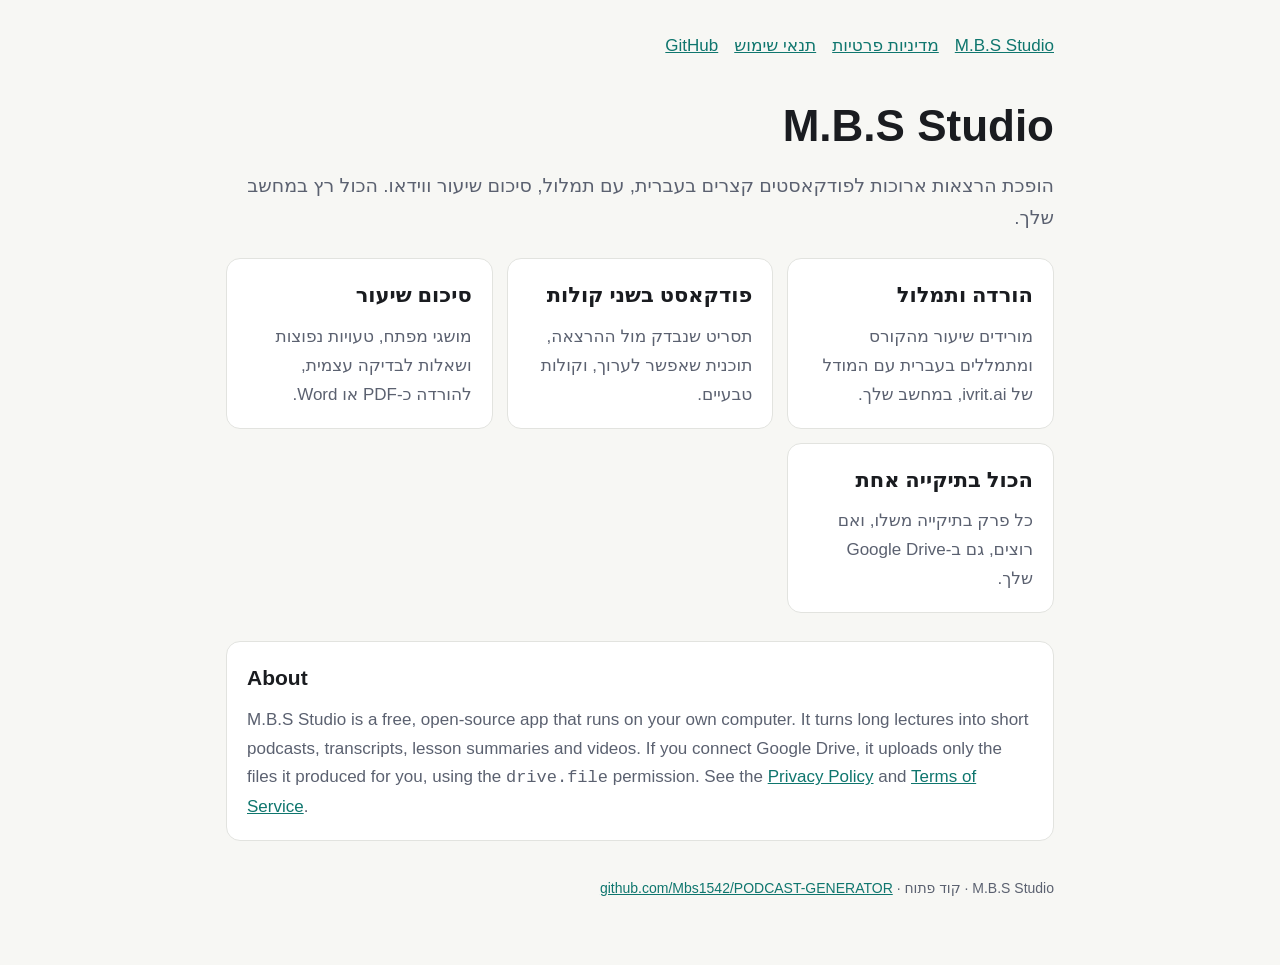
<file: docs/index.html>
<!doctype html>
<html lang="he" dir="rtl">
<head>
<meta charset="utf-8">
<meta name="viewport" content="width=device-width,initial-scale=1">
<title>M.B.S Studio</title>
<meta name="description" content="M.B.S Studio turns long lectures into short podcasts, transcripts and lesson summaries, on your own computer.">
<style>
:root{--bg:#f7f7f4;--card:#fff;--text:#1a1c20;--muted:#5b6170;--border:#e2e3df;--accent:#0f766e}
@media (prefers-color-scheme:dark){:root{--bg:#121316;--card:#1b1d22;--text:#eceef2;--muted:#a3a9b6;--border:#2c3039;--accent:#2dbeb2}}
*{box-sizing:border-box}body{margin:0;background:var(--bg);color:var(--text);font:17px/1.7 "Heebo","Arial Hebrew",Arial,system-ui,sans-serif}
main{max-width:860px;margin:0 auto;padding:32px 16px 64px}nav{display:flex;gap:16px;flex-wrap:wrap;margin-bottom:28px}
a{color:var(--accent)}h1{font-size:clamp(30px,6vw,44px);margin:0 0 6px}h2{font-size:21px;margin:0 0 10px}
.lead{font-size:19px;color:var(--muted);margin:0 0 24px}
.grid{display:grid;grid-template-columns:repeat(auto-fill,minmax(240px,1fr));gap:14px}
.card{background:var(--card);border:1px solid var(--border);border-radius:14px;padding:18px 20px}
.card p{margin:0;color:var(--muted)}.en{direction:ltr;text-align:left;margin-top:28px}
footer{margin-top:36px;color:var(--muted);font-size:14px}
</style>
</head>
<body><main>
<nav><a href="./">M.B.S Studio</a><a href="privacy.html">מדיניות פרטיות</a><a href="terms.html">תנאי שימוש</a>
  <a href="https://github.com/Mbs1542/PODCAST-GENERATOR">GitHub</a></nav>

<h1>M.B.S Studio</h1>
<p class="lead">הופכת הרצאות ארוכות לפודקאסטים קצרים בעברית, עם תמלול, סיכום שיעור ווידאו. הכול רץ במחשב שלך.</p>

<div class="grid">
  <div class="card"><h2>הורדה ותמלול</h2><p>מורידים שיעור מהקורס ומתמללים בעברית עם המודל של ivrit.ai, במחשב שלך.</p></div>
  <div class="card"><h2>פודקאסט בשני קולות</h2><p>תסריט שנבדק מול ההרצאה, תוכנית שאפשר לערוך, וקולות טבעיים.</p></div>
  <div class="card"><h2>סיכום שיעור</h2><p>מושגי מפתח, טעויות נפוצות ושאלות לבדיקה עצמית, להורדה כ-PDF או Word.</p></div>
  <div class="card"><h2>הכול בתיקייה אחת</h2><p>כל פרק בתיקייה משלו, ואם רוצים, גם ב-Google Drive שלך.</p></div>
</div>

<section class="card en" lang="en" dir="ltr">
  <h2>About</h2>
  <p>M.B.S Studio is a free, open-source app that runs on your own computer. It turns long lectures into short
  podcasts, transcripts, lesson summaries and videos. If you connect Google Drive, it uploads only the files it produced
  for you, using the <code>drive.file</code> permission. See the <a href="privacy.html">Privacy Policy</a> and
  <a href="terms.html">Terms of Service</a>.</p>
</section>

<footer>M.B.S Studio · קוד פתוח · <a href="https://github.com/Mbs1542/PODCAST-GENERATOR">github.com/Mbs1542/PODCAST-GENERATOR</a></footer>
</main></body>
</html>
</file>
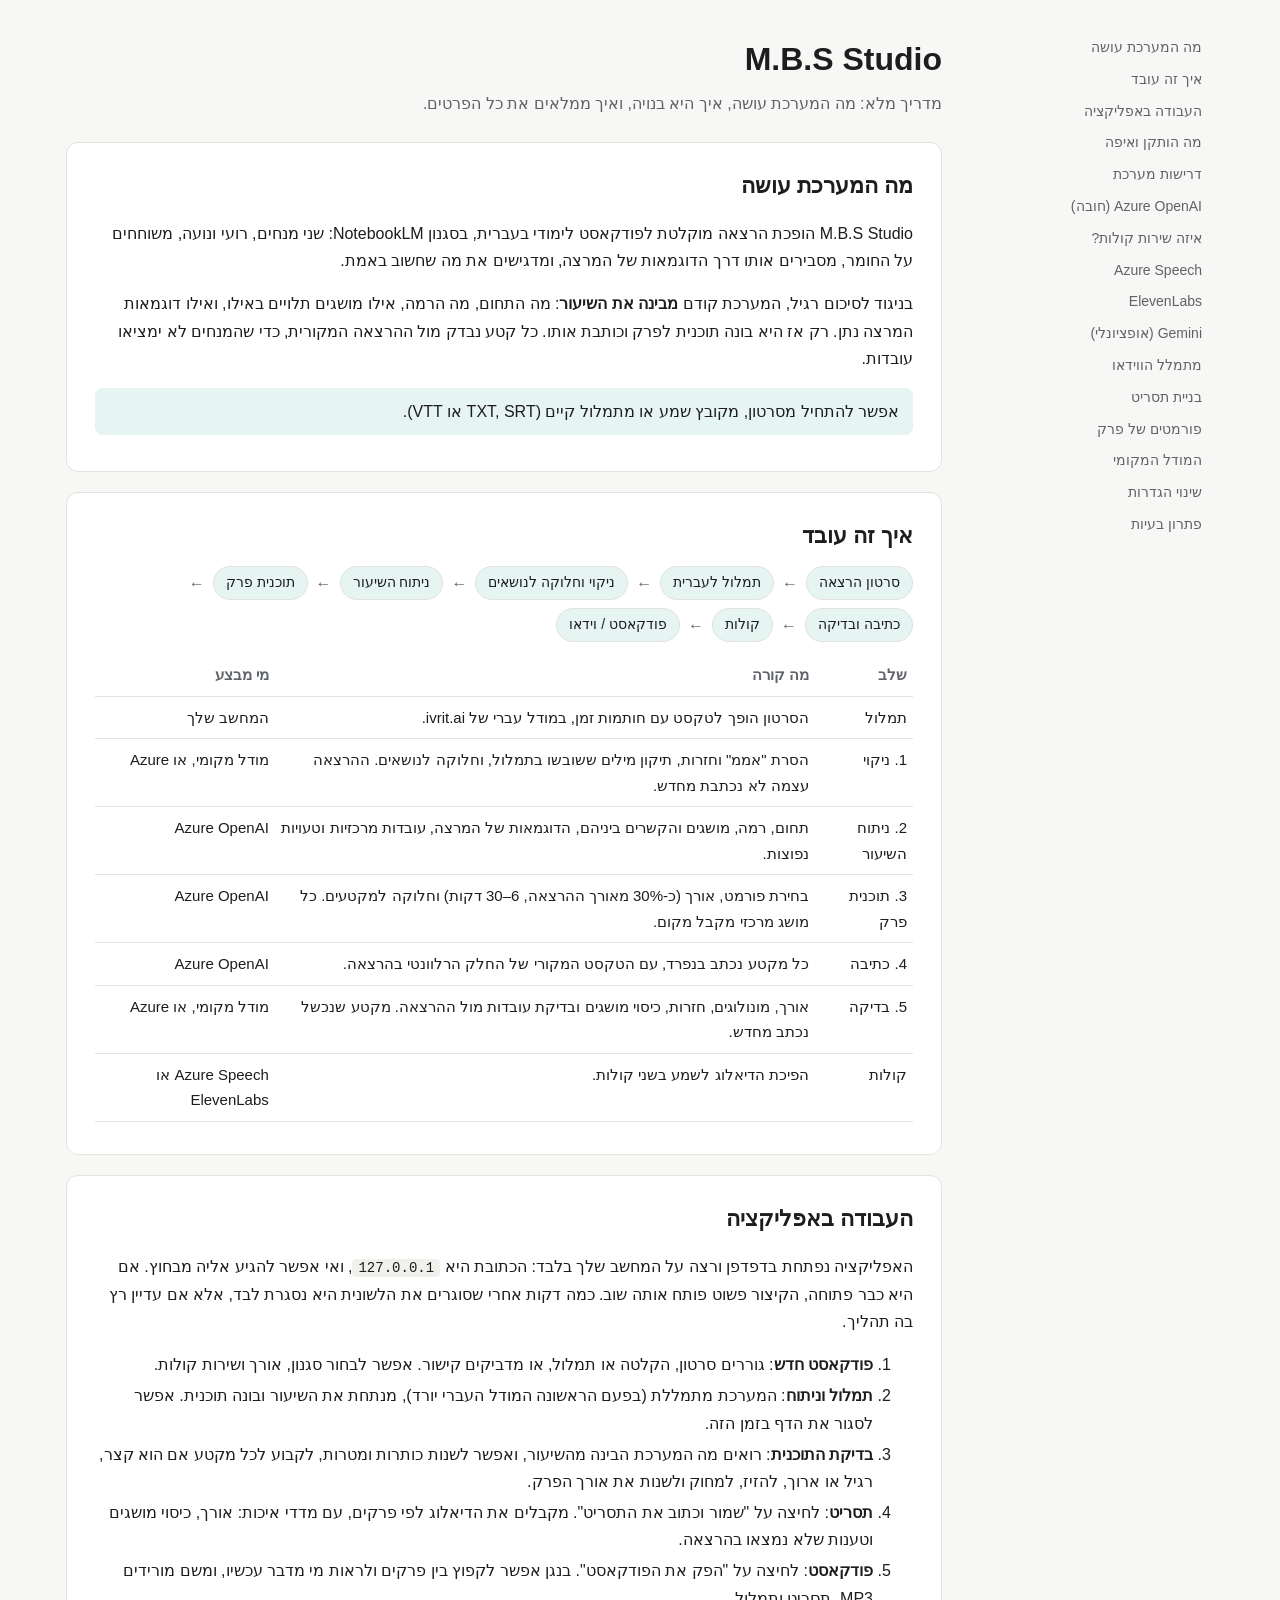
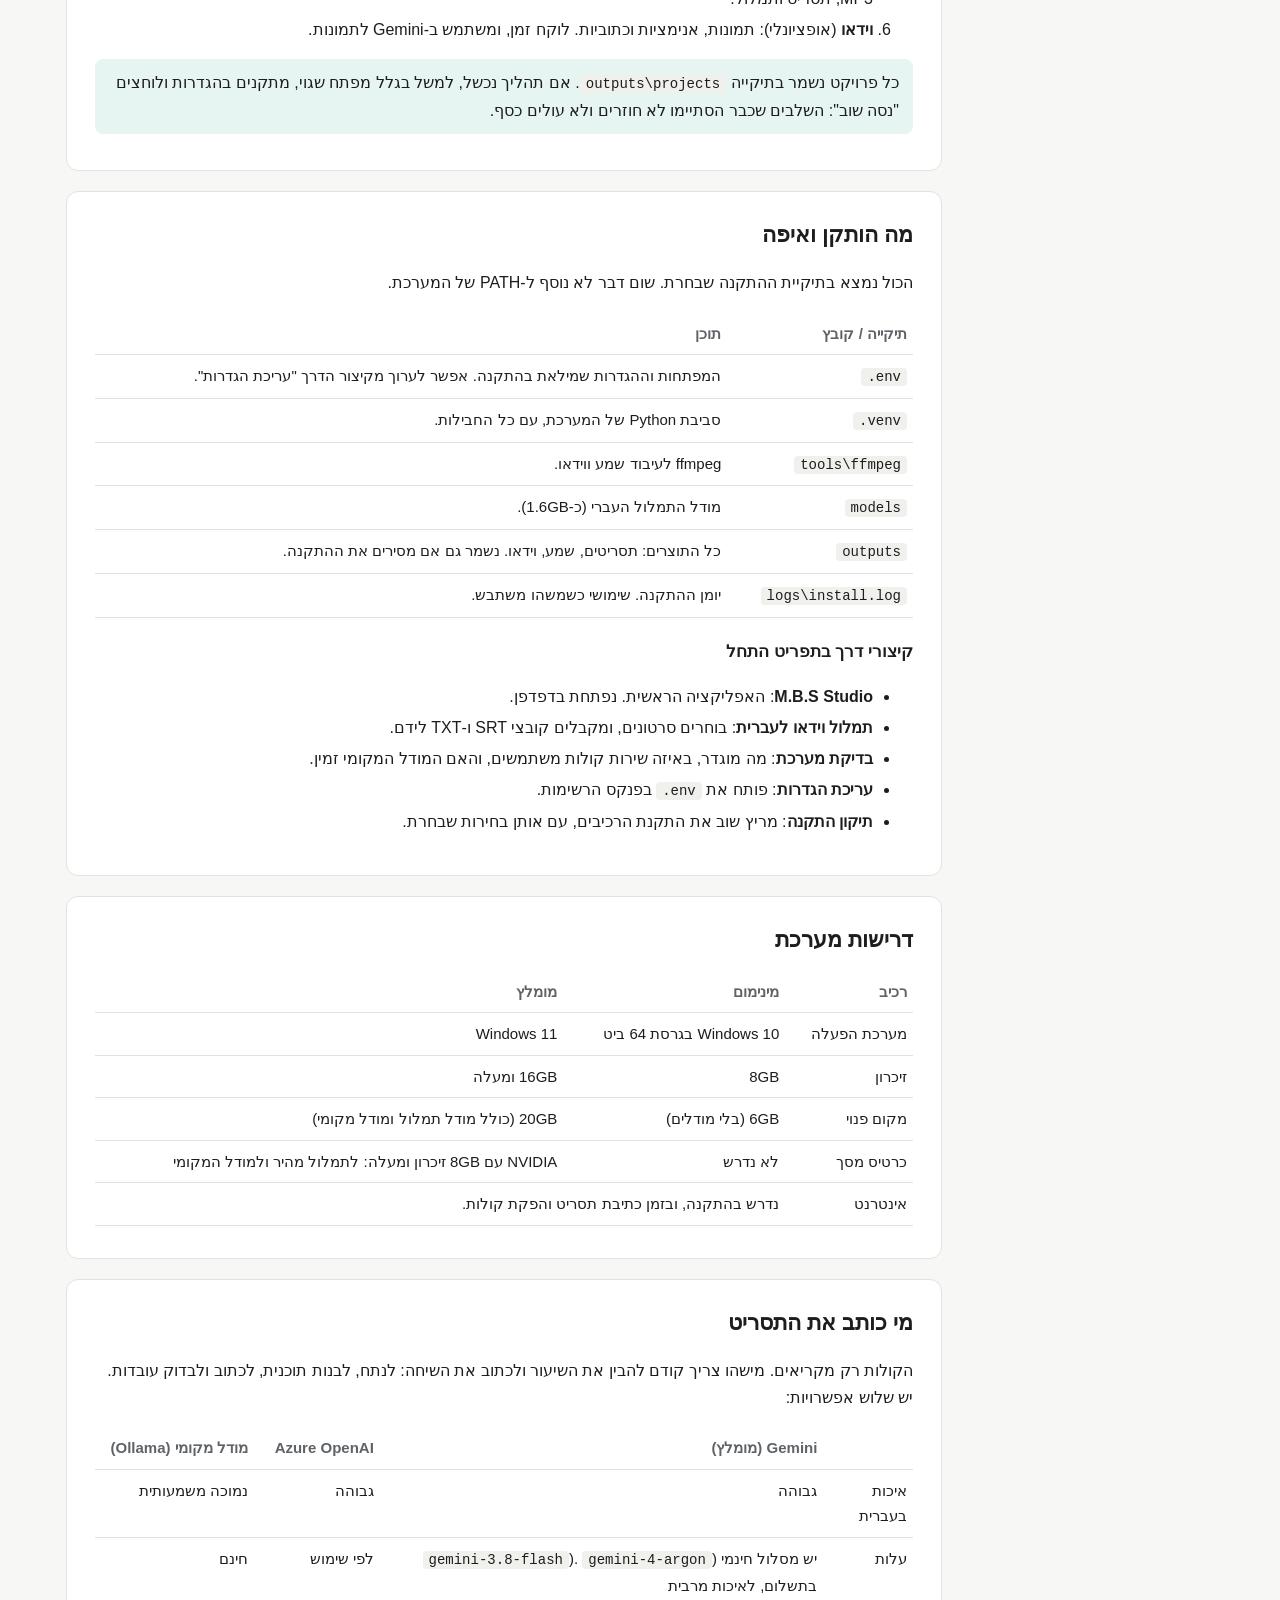
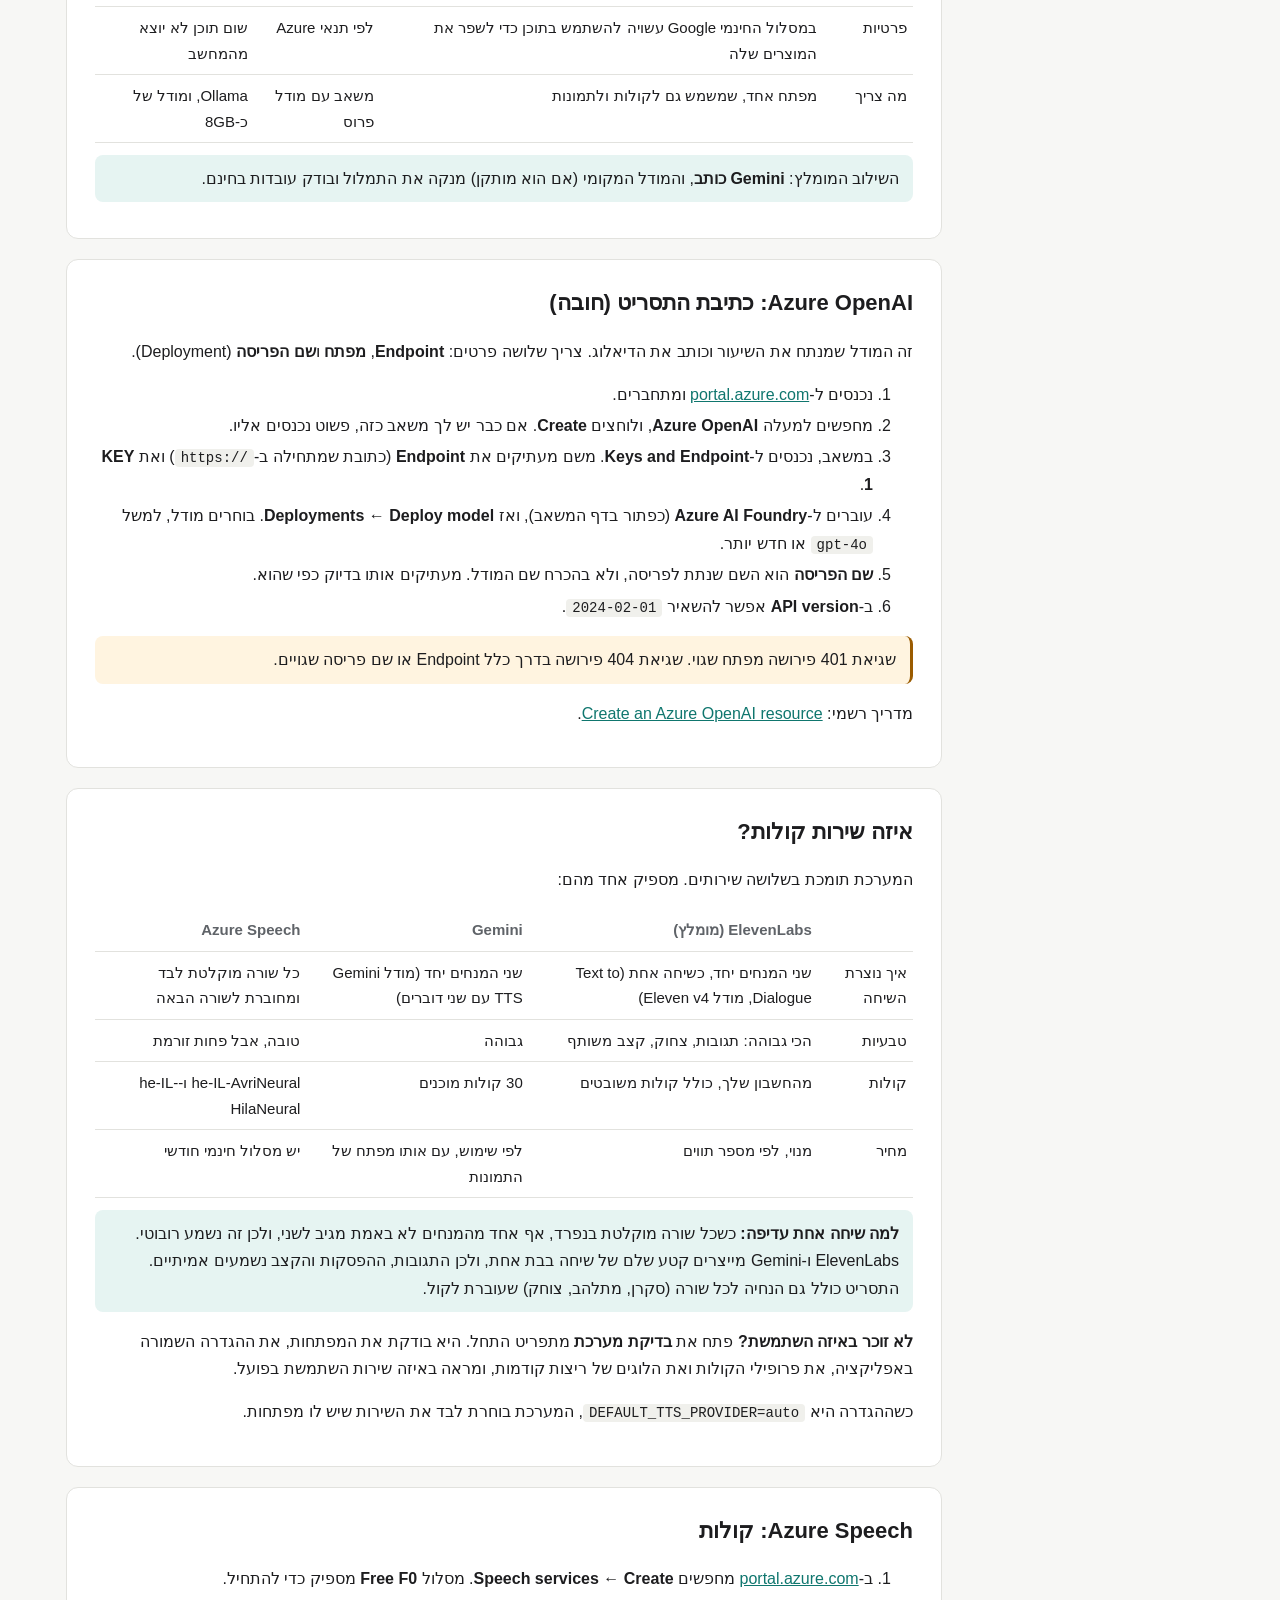
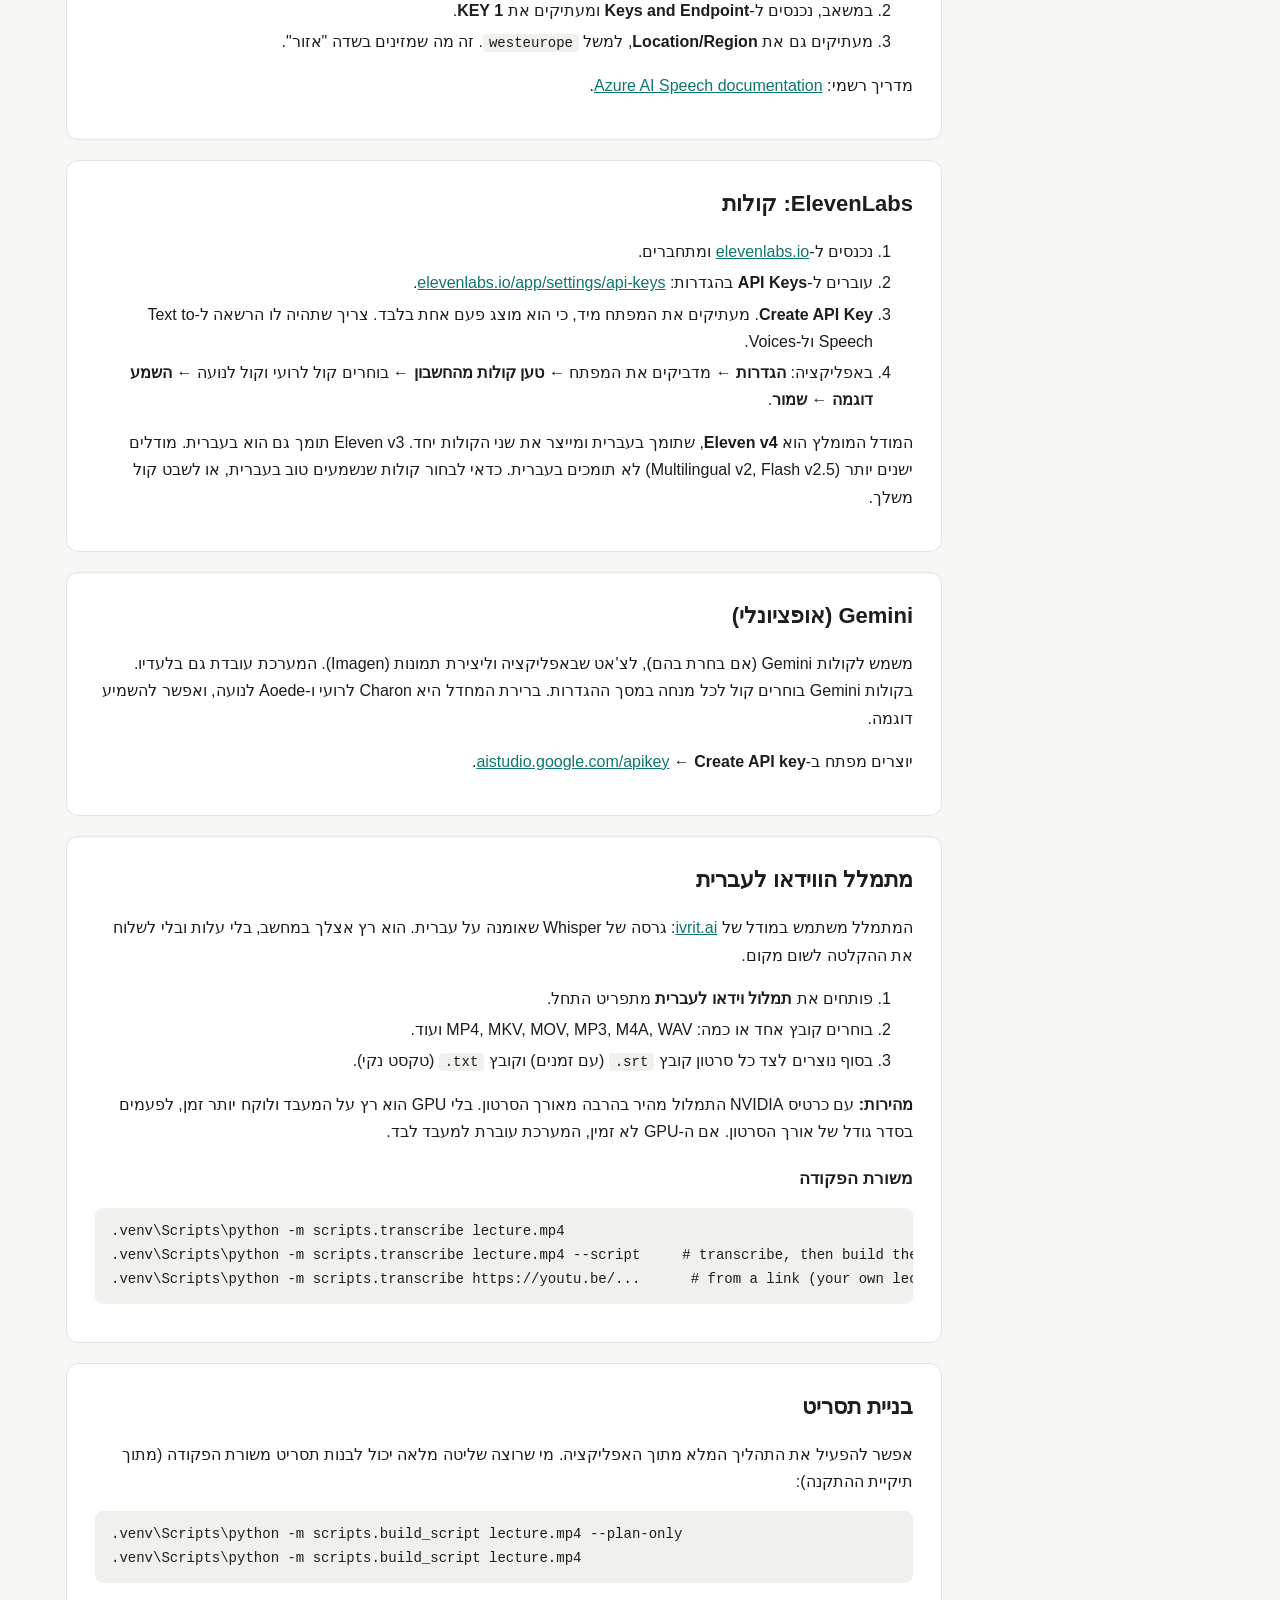
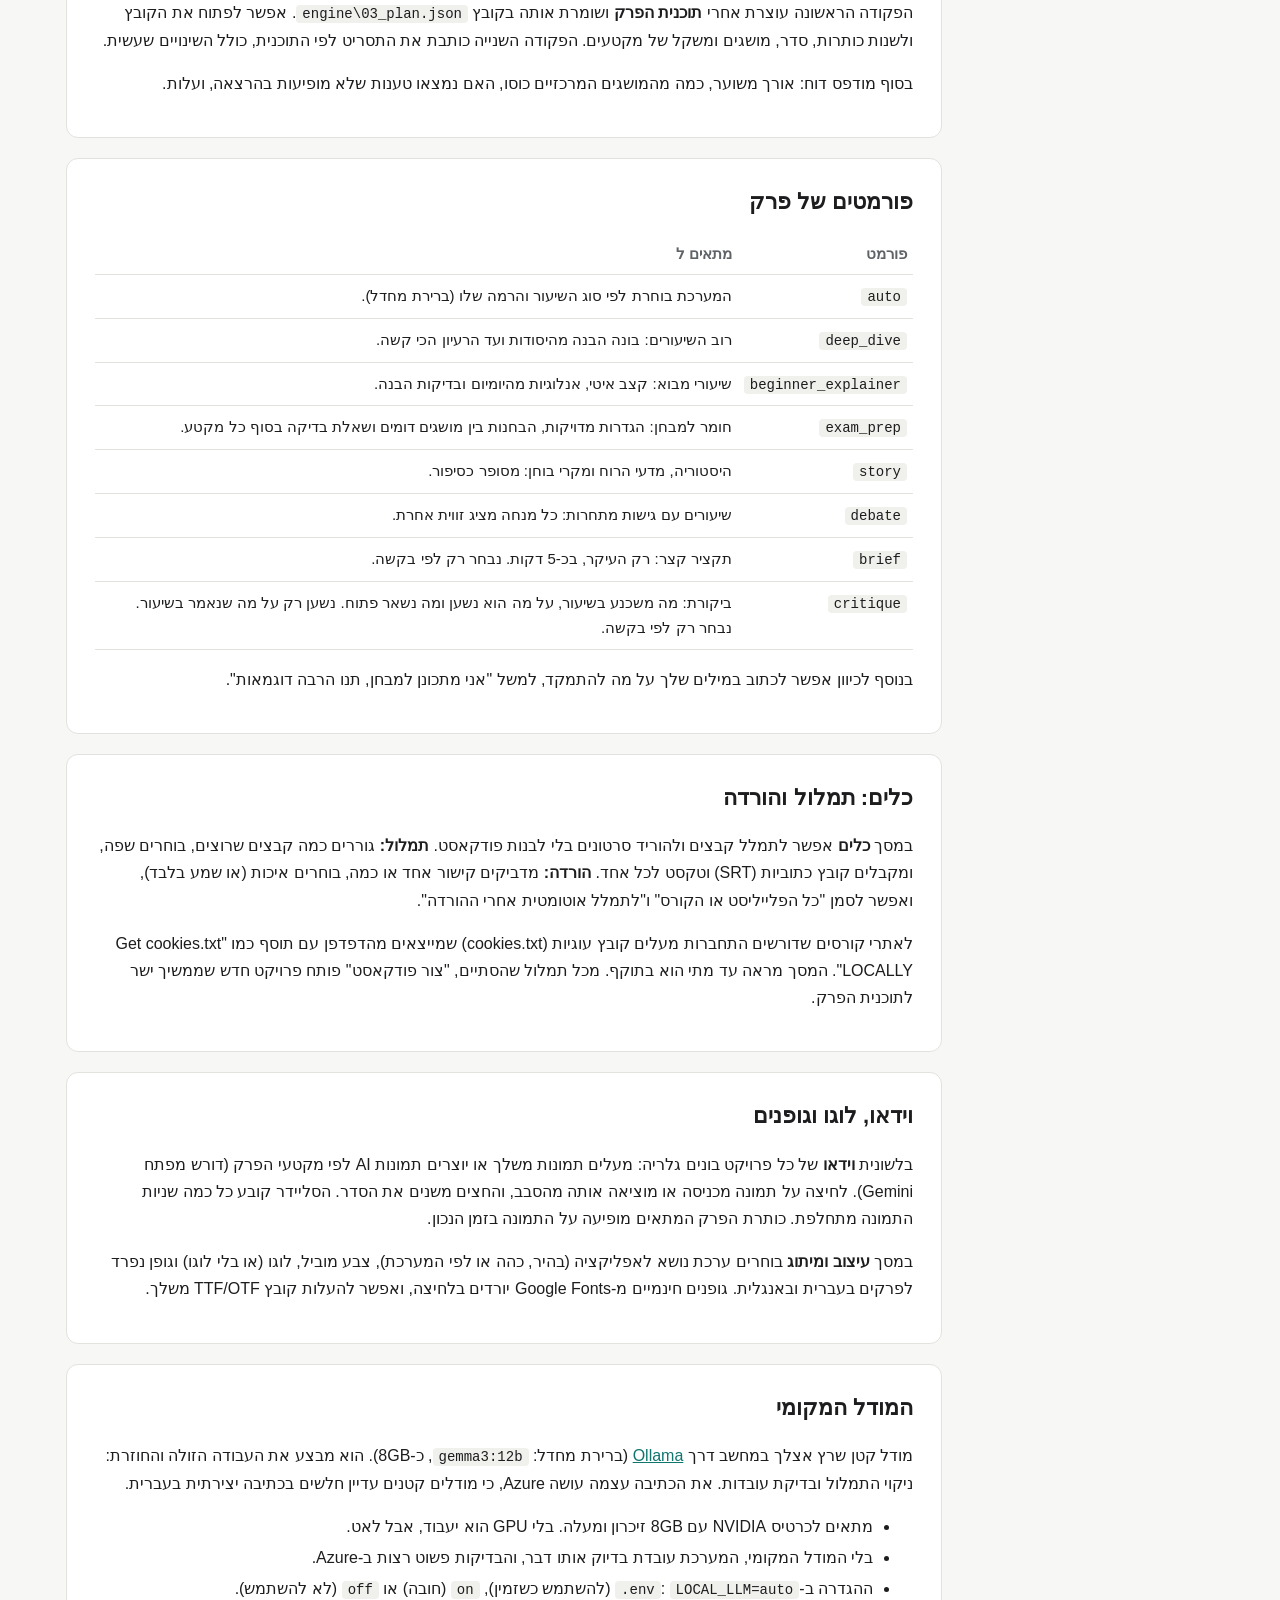
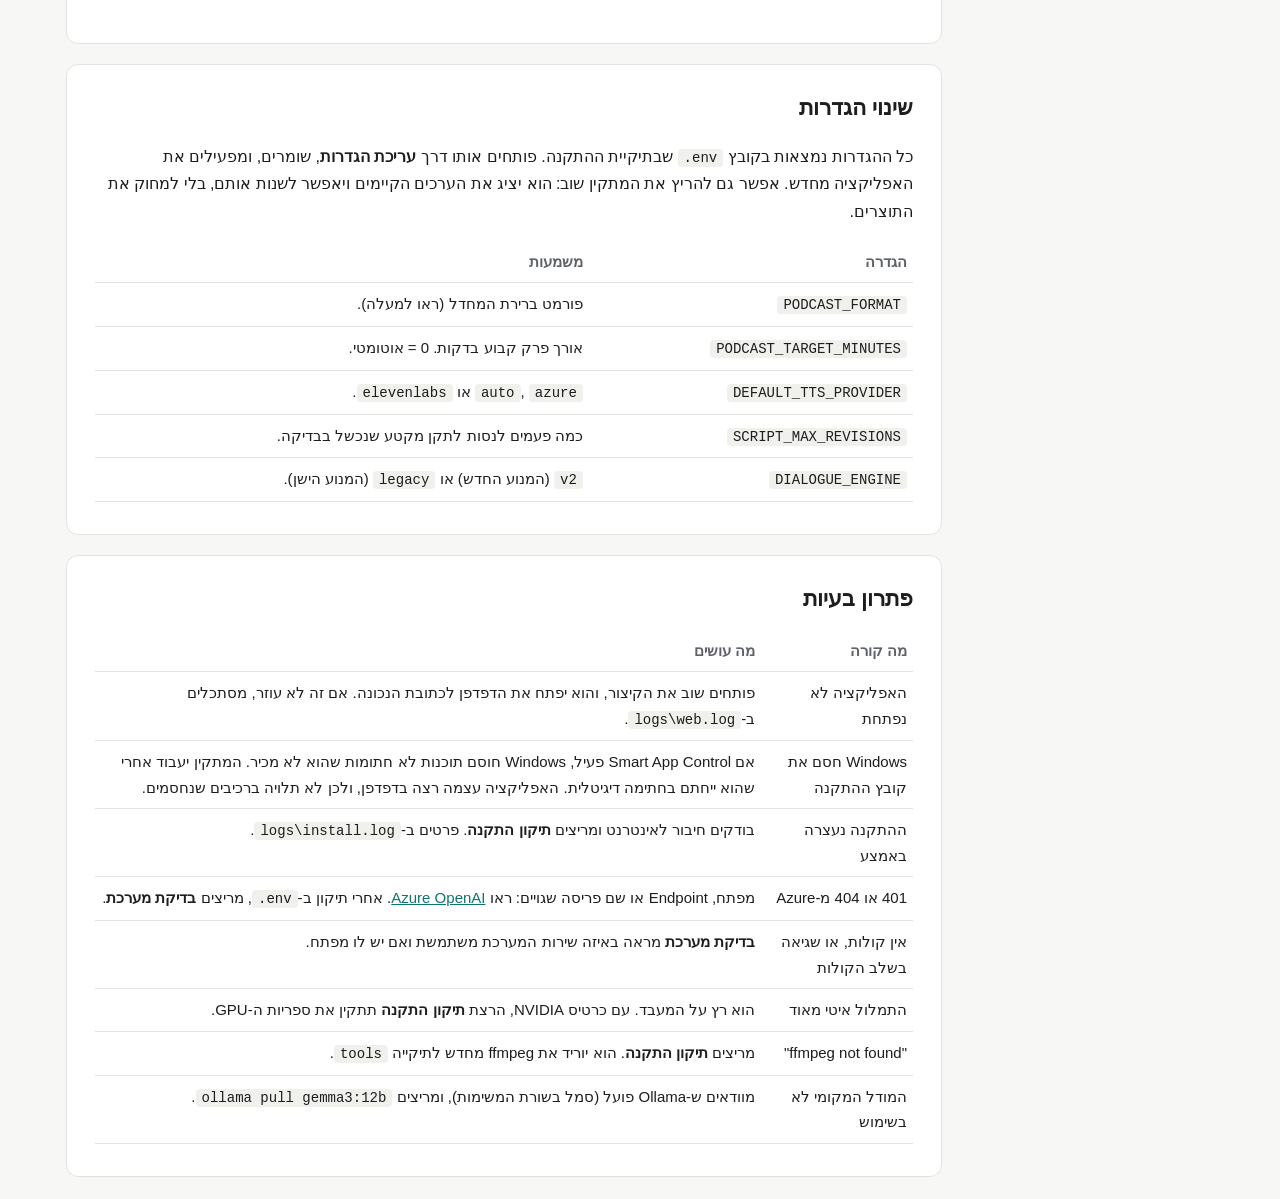
<file: docs/guide.he.html>
<!doctype html>
<html lang="he" dir="rtl">
<head>
<meta charset="utf-8">
<meta name="viewport" content="width=device-width, initial-scale=1">
<title>מדריך M.B.S Studio</title>
<style>
  :root {
    --bg: #f7f7f5; --surface: #ffffff; --text: #1d1d1f; --muted: #5f6368; --border: #e2e2de;
    --accent: #0f766e; --accent-soft: #e6f4f2; --warn: #9a5b00; --warn-soft: #fff4e0; --code: #f0f0ec;
  }
  @media (prefers-color-scheme: dark) {
    :root {
      --bg: #141416; --surface: #1d1d20; --text: #ececee; --muted: #a0a0a8; --border: #333338;
      --accent: #4fd1c5; --accent-soft: #15302d; --warn: #f0b45a; --warn-soft: #33270f; --code: #26262a;
    }
  }
  * { box-sizing: border-box; }
  body { margin: 0; background: var(--bg); color: var(--text); font: 16px/1.7 "Segoe UI", "Assistant", Arial, sans-serif; }
  .layout { display: grid; grid-template-columns: 240px 1fr; max-width: 1180px; margin: 0 auto; gap: 32px; padding: 32px 16px; }
  nav { position: sticky; top: 24px; align-self: start; font-size: 14px; }
  nav a { display: block; color: var(--muted); text-decoration: none; padding: 4px 10px; border-right: 2px solid transparent; }
  nav a:hover { color: var(--accent); border-right-color: var(--accent); }
  main { min-width: 0; }
  header h1 { font-size: 32px; margin: 0 0 4px; }
  header p { color: var(--muted); margin: 0 0 24px; }
  section { background: var(--surface); border: 1px solid var(--border); border-radius: 12px; padding: 24px 28px; margin-bottom: 20px; }
  h2 { margin: 0 0 12px; font-size: 22px; }
  h3 { margin: 20px 0 6px; font-size: 17px; }
  code, kbd { background: var(--code); border-radius: 4px; padding: 1px 6px; font-family: Consolas, monospace; font-size: 14px; direction: ltr; unicode-bidi: embed; }
  pre { background: var(--code); border-radius: 8px; padding: 12px 16px; overflow-x: auto; direction: ltr; text-align: left; font-family: Consolas, monospace; font-size: 14px; }
  a { color: var(--accent); }
  table { width: 100%; border-collapse: collapse; margin: 8px 0; font-size: 15px; }
  th, td { border-bottom: 1px solid var(--border); padding: 8px 6px; text-align: right; vertical-align: top; }
  th { color: var(--muted); font-weight: 600; }
  ol li, ul li { margin-bottom: 4px; }
  .note { background: var(--accent-soft); border-radius: 8px; padding: 10px 14px; margin: 12px 0; }
  .warn { background: var(--warn-soft); color: var(--text); border-radius: 8px; padding: 10px 14px; margin: 12px 0; border-right: 3px solid var(--warn); }
  .flow { display: flex; flex-wrap: wrap; gap: 8px; align-items: center; margin: 12px 0; }
  .flow span { background: var(--accent-soft); border: 1px solid var(--border); border-radius: 999px; padding: 4px 12px; font-size: 14px; }
  .flow b { color: var(--muted); font-weight: 400; }
  @media (max-width: 820px) { .layout { grid-template-columns: 1fr; } nav { position: static; } section { padding: 18px 16px; } }
</style>
</head>
<body>
<div class="layout">
<nav aria-label="תוכן העניינים">
  <a href="#overview">מה המערכת עושה</a>
  <a href="#pipeline">איך זה עובד</a>
  <a href="#app">העבודה באפליקציה</a>
  <a href="#installed">מה הותקן ואיפה</a>
  <a href="#requirements">דרישות מערכת</a>
  <a href="#azure-openai">Azure OpenAI (חובה)</a>
  <a href="#voices">איזה שירות קולות?</a>
  <a href="#azure-speech">Azure Speech</a>
  <a href="#elevenlabs">ElevenLabs</a>
  <a href="#gemini">Gemini (אופציונלי)</a>
  <a href="#transcriber">מתמלל הווידאו</a>
  <a href="#script">בניית תסריט</a>
  <a href="#formats">פורמטים של פרק</a>
  <a href="#local-model">המודל המקומי</a>
  <a href="#settings">שינוי הגדרות</a>
  <a href="#troubleshooting">פתרון בעיות</a>
</nav>
<main>
<header>
  <h1>M.B.S Studio</h1>
  <p>מדריך מלא: מה המערכת עושה, איך היא בנויה, ואיך ממלאים את כל הפרטים.</p>
</header>

<section id="overview">
  <h2>מה המערכת עושה</h2>
  <p>M.B.S Studio הופכת הרצאה מוקלטת לפודקאסט לימודי בעברית, בסגנון NotebookLM: שני מנחים, רועי ונועה, משוחחים על החומר, מסבירים אותו דרך הדוגמאות של המרצה, ומדגישים את מה שחשוב באמת.</p>
  <p>בניגוד לסיכום רגיל, המערכת קודם <b>מבינה את השיעור</b>: מה התחום, מה הרמה, אילו מושגים תלויים באילו, ואילו דוגמאות המרצה נתן. רק אז היא בונה תוכנית לפרק וכותבת אותו. כל קטע נבדק מול ההרצאה המקורית, כדי שהמנחים לא ימציאו עובדות.</p>
  <div class="note">אפשר להתחיל מסרטון, מקובץ שמע או מתמלול קיים (TXT, SRT או VTT).</div>
</section>

<section id="pipeline">
  <h2>איך זה עובד</h2>
  <div class="flow">
    <span>סרטון הרצאה</span><b>←</b><span>תמלול לעברית</span><b>←</b><span>ניקוי וחלוקה לנושאים</span><b>←</b>
    <span>ניתוח השיעור</span><b>←</b><span>תוכנית פרק</span><b>←</b><span>כתיבה ובדיקה</span><b>←</b><span>קולות</span><b>←</b><span>פודקאסט / וידאו</span>
  </div>
  <table>
    <tr><th>שלב</th><th>מה קורה</th><th>מי מבצע</th></tr>
    <tr><td>תמלול</td><td>הסרטון הופך לטקסט עם חותמות זמן, במודל עברי של ivrit.ai.</td><td>המחשב שלך</td></tr>
    <tr><td>1. ניקוי</td><td>הסרת "אממ" וחזרות, תיקון מילים ששובשו בתמלול, וחלוקה לנושאים. ההרצאה עצמה לא נכתבת מחדש.</td><td>מודל מקומי, או Azure</td></tr>
    <tr><td>2. ניתוח השיעור</td><td>תחום, רמה, מושגים והקשרים ביניהם, הדוגמאות של המרצה, עובדות מרכזיות וטעויות נפוצות.</td><td>Azure OpenAI</td></tr>
    <tr><td>3. תוכנית פרק</td><td>בחירת פורמט, אורך (כ-30% מאורך ההרצאה, 6–30 דקות) וחלוקה למקטעים. כל מושג מרכזי מקבל מקום.</td><td>Azure OpenAI</td></tr>
    <tr><td>4. כתיבה</td><td>כל מקטע נכתב בנפרד, עם הטקסט המקורי של החלק הרלוונטי בהרצאה.</td><td>Azure OpenAI</td></tr>
    <tr><td>5. בדיקה</td><td>אורך, מונולוגים, חזרות, כיסוי מושגים ובדיקת עובדות מול ההרצאה. מקטע שנכשל נכתב מחדש.</td><td>מודל מקומי, או Azure</td></tr>
    <tr><td>קולות</td><td>הפיכת הדיאלוג לשמע בשני קולות.</td><td>Azure Speech או ElevenLabs</td></tr>
  </table>
</section>

<section id="app">
  <h2>העבודה באפליקציה</h2>
  <p>האפליקציה נפתחת בדפדפן ורצה על המחשב שלך בלבד: הכתובת היא <code>127.0.0.1</code>, ואי אפשר להגיע אליה מבחוץ. אם היא כבר פתוחה, הקיצור פשוט פותח אותה שוב. כמה דקות אחרי שסוגרים את הלשונית היא נסגרת לבד, אלא אם עדיין רץ בה תהליך.</p>
  <ol>
    <li><b>פודקאסט חדש</b>: גוררים סרטון, הקלטה או תמלול, או מדביקים קישור. אפשר לבחור סגנון, אורך ושירות קולות.</li>
    <li><b>תמלול וניתוח</b>: המערכת מתמללת (בפעם הראשונה המודל העברי יורד), מנתחת את השיעור ובונה תוכנית. אפשר לסגור את הדף בזמן הזה.</li>
    <li><b>בדיקת התוכנית</b>: רואים מה המערכת הבינה מהשיעור, ואפשר לשנות כותרות ומטרות, לקבוע לכל מקטע אם הוא קצר, רגיל או ארוך, להזיז, למחוק ולשנות את אורך הפרק.</li>
    <li><b>תסריט</b>: לחיצה על "שמור וכתוב את התסריט". מקבלים את הדיאלוג לפי פרקים, עם מדדי איכות: אורך, כיסוי מושגים וטענות שלא נמצאו בהרצאה.</li>
    <li><b>פודקאסט</b>: לחיצה על "הפק את הפודקאסט". בנגן אפשר לקפוץ בין פרקים ולראות מי מדבר עכשיו, ומשם מורידים MP3, תסריט ותמלול.</li>
    <li><b>וידאו</b> (אופציונלי): תמונות, אנימציות וכתוביות. לוקח זמן, ומשתמש ב-Gemini לתמונות.</li>
  </ol>
  <div class="note">כל פרויקט נשמר בתיקייה <code>outputs\projects</code>. אם תהליך נכשל, למשל בגלל מפתח שגוי, מתקנים בהגדרות ולוחצים "נסה שוב": השלבים שכבר הסתיימו לא חוזרים ולא עולים כסף.</div>
</section>

<section id="installed">
  <h2>מה הותקן ואיפה</h2>
  <p>הכול נמצא בתיקיית ההתקנה שבחרת. שום דבר לא נוסף ל-PATH של המערכת.</p>
  <table>
    <tr><th>תיקייה / קובץ</th><th>תוכן</th></tr>
    <tr><td><code>.env</code></td><td>המפתחות וההגדרות שמילאת בהתקנה. אפשר לערוך מקיצור הדרך "עריכת הגדרות".</td></tr>
    <tr><td><code>.venv</code></td><td>סביבת Python של המערכת, עם כל החבילות.</td></tr>
    <tr><td><code>tools\ffmpeg</code></td><td>ffmpeg לעיבוד שמע ווידאו.</td></tr>
    <tr><td><code>models</code></td><td>מודל התמלול העברי (כ-1.6GB).</td></tr>
    <tr><td><code>outputs</code></td><td>כל התוצרים: תסריטים, שמע, וידאו. נשמר גם אם מסירים את ההתקנה.</td></tr>
    <tr><td><code>logs\install.log</code></td><td>יומן ההתקנה. שימושי כשמשהו משתבש.</td></tr>
  </table>
  <h3>קיצורי דרך בתפריט התחל</h3>
  <ul>
    <li><b>M.B.S Studio</b>: האפליקציה הראשית. נפתחת בדפדפן.</li>
    <li><b>תמלול וידאו לעברית</b>: בוחרים סרטונים, ומקבלים קובצי SRT ו-TXT לידם.</li>
    <li><b>בדיקת מערכת</b>: מה מוגדר, באיזה שירות קולות משתמשים, והאם המודל המקומי זמין.</li>
    <li><b>עריכת הגדרות</b>: פותח את <code>.env</code> בפנקס הרשימות.</li>
    <li><b>תיקון התקנה</b>: מריץ שוב את התקנת הרכיבים, עם אותן בחירות שבחרת.</li>
  </ul>
</section>

<section id="requirements">
  <h2>דרישות מערכת</h2>
  <table>
    <tr><th>רכיב</th><th>מינימום</th><th>מומלץ</th></tr>
    <tr><td>מערכת הפעלה</td><td>Windows 10 בגרסת 64 ביט</td><td>Windows 11</td></tr>
    <tr><td>זיכרון</td><td>8GB</td><td>16GB ומעלה</td></tr>
    <tr><td>מקום פנוי</td><td>6GB (בלי מודלים)</td><td>20GB (כולל מודל תמלול ומודל מקומי)</td></tr>
    <tr><td>כרטיס מסך</td><td>לא נדרש</td><td>NVIDIA עם 8GB זיכרון ומעלה: לתמלול מהיר ולמודל המקומי</td></tr>
    <tr><td>אינטרנט</td><td colspan="2">נדרש בהתקנה, ובזמן כתיבת תסריט והפקת קולות.</td></tr>
  </table>
</section>

<section id="writer">
  <h2>מי כותב את התסריט</h2>
  <p>הקולות רק מקריאים. מישהו צריך קודם להבין את השיעור ולכתוב את השיחה: לנתח, לבנות תוכנית, לכתוב ולבדוק עובדות. יש שלוש אפשרויות:</p>
  <table>
    <tr><th></th><th>Gemini (מומלץ)</th><th>Azure OpenAI</th><th>מודל מקומי (Ollama)</th></tr>
    <tr><td>איכות בעברית</td><td>גבוהה</td><td>גבוהה</td><td>נמוכה משמעותית</td></tr>
    <tr><td>עלות</td><td>יש מסלול חינמי (<code>gemini-3.8-flash</code>). <code>gemini-4-argon</code> בתשלום, לאיכות מרבית</td><td>לפי שימוש</td><td>חינם</td></tr>
    <tr><td>פרטיות</td><td>במסלול החינמי Google עשויה להשתמש בתוכן כדי לשפר את המוצרים שלה</td><td>לפי תנאי Azure</td><td>שום תוכן לא יוצא מהמחשב</td></tr>
    <tr><td>מה צריך</td><td>מפתח אחד, שמשמש גם לקולות ולתמונות</td><td>משאב עם מודל פרוס</td><td>Ollama, ומודל של כ-8GB</td></tr>
  </table>
  <div class="note">השילוב המומלץ: <b>Gemini כותב</b>, והמודל המקומי (אם הוא מותקן) מנקה את התמלול ובודק עובדות בחינם.</div>
</section>

<section id="azure-openai">
  <h2>Azure OpenAI: כתיבת התסריט (חובה)</h2>
  <p>זה המודל שמנתח את השיעור וכותב את הדיאלוג. צריך שלושה פרטים: <b>Endpoint</b>, <b>מפתח</b> ו<b>שם הפריסה</b> (Deployment).</p>
  <ol>
    <li>נכנסים ל-<a href="https://portal.azure.com" target="_blank" rel="noopener">portal.azure.com</a> ומתחברים.</li>
    <li>מחפשים למעלה <b>Azure OpenAI</b>, ולוחצים <b>Create</b>. אם כבר יש לך משאב כזה, פשוט נכנסים אליו.</li>
    <li>במשאב, נכנסים ל-<b>Keys and Endpoint</b>. משם מעתיקים את <b>Endpoint</b> (כתובת שמתחילה ב-<code>https://</code>) ואת <b>KEY 1</b>.</li>
    <li>עוברים ל-<b>Azure AI Foundry</b> (כפתור בדף המשאב), ואז <b>Deployments</b> ← <b>Deploy model</b>. בוחרים מודל, למשל <code>gpt-4o</code> או חדש יותר.</li>
    <li><b>שם הפריסה</b> הוא השם שנתת לפריסה, ולא בהכרח שם המודל. מעתיקים אותו בדיוק כפי שהוא.</li>
    <li>ב-<b>API version</b> אפשר להשאיר <code>2024-02-01</code>.</li>
  </ol>
  <div class="warn">שגיאת 401 פירושה מפתח שגוי. שגיאת 404 פירושה בדרך כלל Endpoint או שם פריסה שגויים.</div>
  <p>מדריך רשמי: <a href="https://learn.microsoft.com/azure/ai-services/openai/how-to/create-resource" target="_blank" rel="noopener">Create an Azure OpenAI resource</a>.</p>
</section>

<section id="voices">
  <h2>איזה שירות קולות?</h2>
  <p>המערכת תומכת בשלושה שירותים. מספיק אחד מהם:</p>
  <table>
    <tr><th></th><th>ElevenLabs (מומלץ)</th><th>Gemini</th><th>Azure Speech</th></tr>
    <tr><td>איך נוצרת השיחה</td><td>שני המנחים יחד, כשיחה אחת (Text to Dialogue, מודל Eleven v4)</td><td>שני המנחים יחד (מודל Gemini TTS עם שני דוברים)</td><td>כל שורה מוקלטת לבד ומחוברת לשורה הבאה</td></tr>
    <tr><td>טבעיות</td><td>הכי גבוהה: תגובות, צחוק, קצב משותף</td><td>גבוהה</td><td>טובה, אבל פחות זורמת</td></tr>
    <tr><td>קולות</td><td>מהחשבון שלך, כולל קולות משובטים</td><td>30 קולות מוכנים</td><td>he-IL-AvriNeural ו-he-IL-HilaNeural</td></tr>
    <tr><td>מחיר</td><td>מנוי, לפי מספר תווים</td><td>לפי שימוש, עם אותו מפתח של התמונות</td><td>יש מסלול חינמי חודשי</td></tr>
  </table>
  <div class="note"><b>למה שיחה אחת עדיפה:</b> כשכל שורה מוקלטת בנפרד, אף אחד מהמנחים לא באמת מגיב לשני, ולכן זה נשמע רובוטי. ElevenLabs ו-Gemini מייצרים קטע שלם של שיחה בבת אחת, ולכן התגובות, ההפסקות והקצב נשמעים אמיתיים. התסריט כולל גם הנחיה לכל שורה (סקרן, מתלהב, צוחק) שעוברת לקול.</div>
  <p><b>לא זוכר באיזה השתמשת?</b> פתח את <b>בדיקת מערכת</b> מתפריט התחל. היא בודקת את המפתחות, את ההגדרה השמורה באפליקציה, את פרופילי הקולות ואת הלוגים של ריצות קודמות, ומראה באיזה שירות השתמשת בפועל.</p>
  <p>כשההגדרה היא <code>DEFAULT_TTS_PROVIDER=auto</code>, המערכת בוחרת לבד את השירות שיש לו מפתחות.</p>
</section>

<section id="azure-speech">
  <h2>Azure Speech: קולות</h2>
  <ol>
    <li>ב-<a href="https://portal.azure.com" target="_blank" rel="noopener">portal.azure.com</a> מחפשים <b>Speech services</b> ← <b>Create</b>. מסלול <b>Free F0</b> מספיק כדי להתחיל.</li>
    <li>במשאב, נכנסים ל-<b>Keys and Endpoint</b> ומעתיקים את <b>KEY 1</b>.</li>
    <li>מעתיקים גם את <b>Location/Region</b>, למשל <code>westeurope</code>. זה מה שמזינים בשדה "אזור".</li>
  </ol>
  <p>מדריך רשמי: <a href="https://learn.microsoft.com/azure/ai-services/speech-service/" target="_blank" rel="noopener">Azure AI Speech documentation</a>.</p>
</section>

<section id="elevenlabs">
  <h2>ElevenLabs: קולות</h2>
  <ol>
    <li>נכנסים ל-<a href="https://elevenlabs.io" target="_blank" rel="noopener">elevenlabs.io</a> ומתחברים.</li>
    <li>עוברים ל-<b>API Keys</b> בהגדרות: <a href="https://elevenlabs.io/app/settings/api-keys" target="_blank" rel="noopener">elevenlabs.io/app/settings/api-keys</a>.</li>
    <li><b>Create API Key</b>. מעתיקים את המפתח מיד, כי הוא מוצג פעם אחת בלבד. צריך שתהיה לו הרשאה ל-Text to Speech ול-Voices.</li>
    <li>באפליקציה: <b>הגדרות</b> ← מדביקים את המפתח ← <b>טען קולות מהחשבון</b> ← בוחרים קול לרועי וקול לנועה ← <b>השמע דוגמה</b> ← <b>שמור</b>.</li>
  </ol>
  <p>המודל המומלץ הוא <b>Eleven v4</b>, שתומך בעברית ומייצר את שני הקולות יחד. Eleven v3 תומך גם הוא בעברית. מודלים ישנים יותר (Multilingual v2, Flash v2.5) לא תומכים בעברית. כדאי לבחור קולות שנשמעים טוב בעברית, או לשבט קול משלך.</p>
</section>

<section id="gemini">
  <h2>Gemini (אופציונלי)</h2>
  <p>משמש לקולות Gemini (אם בחרת בהם), לצ'אט שבאפליקציה וליצירת תמונות (Imagen). המערכת עובדת גם בלעדיו. בקולות Gemini בוחרים קול לכל מנחה במסך ההגדרות. ברירת המחדל היא Charon לרועי ו-Aoede לנועה, ואפשר להשמיע דוגמה.</p>
  <p>יוצרים מפתח ב-<a href="https://aistudio.google.com/apikey" target="_blank" rel="noopener">aistudio.google.com/apikey</a> ← <b>Create API key</b>.</p>
</section>

<section id="transcriber">
  <h2>מתמלל הווידאו לעברית</h2>
  <p>המתמלל משתמש במודל של <a href="https://huggingface.co/ivrit-ai" target="_blank" rel="noopener">ivrit.ai</a>: גרסה של Whisper שאומנה על עברית. הוא רץ אצלך במחשב, בלי עלות ובלי לשלוח את ההקלטה לשום מקום.</p>
  <ol>
    <li>פותחים את <b>תמלול וידאו לעברית</b> מתפריט התחל.</li>
    <li>בוחרים קובץ אחד או כמה: MP4, MKV, MOV, MP3, M4A, WAV ועוד.</li>
    <li>בסוף נוצרים לצד כל סרטון קובץ <code>.srt</code> (עם זמנים) וקובץ <code>.txt</code> (טקסט נקי).</li>
  </ol>
  <p><b>מהירות:</b> עם כרטיס NVIDIA התמלול מהיר בהרבה מאורך הסרטון. בלי GPU הוא רץ על המעבד ולוקח יותר זמן, לפעמים בסדר גודל של אורך הסרטון. אם ה-GPU לא זמין, המערכת עוברת למעבד לבד.</p>
  <h3>משורת הפקודה</h3>
<pre>.venv\Scripts\python -m scripts.transcribe lecture.mp4
.venv\Scripts\python -m scripts.transcribe lecture.mp4 --script     # transcribe, then build the podcast script
.venv\Scripts\python -m scripts.transcribe https://youtu.be/...      # from a link (your own lectures)</pre>
</section>

<section id="script">
  <h2>בניית תסריט</h2>
  <p>אפשר להפעיל את התהליך המלא מתוך האפליקציה. מי שרוצה שליטה מלאה יכול לבנות תסריט משורת הפקודה (מתוך תיקיית ההתקנה):</p>
<pre>.venv\Scripts\python -m scripts.build_script lecture.mp4 --plan-only
.venv\Scripts\python -m scripts.build_script lecture.mp4</pre>
  <p>הפקודה הראשונה עוצרת אחרי <b>תוכנית הפרק</b> ושומרת אותה בקובץ <code>engine\03_plan.json</code>. אפשר לפתוח את הקובץ ולשנות כותרות, סדר, מושגים ומשקל של מקטעים. הפקודה השנייה כותבת את התסריט לפי התוכנית, כולל השינויים שעשית.</p>
  <p>בסוף מודפס דוח: אורך משוער, כמה מהמושגים המרכזיים כוסו, האם נמצאו טענות שלא מופיעות בהרצאה, ועלות.</p>
</section>

<section id="formats">
  <h2>פורמטים של פרק</h2>
  <table>
    <tr><th>פורמט</th><th>מתאים ל</th></tr>
    <tr><td><code>auto</code></td><td>המערכת בוחרת לפי סוג השיעור והרמה שלו (ברירת מחדל).</td></tr>
    <tr><td><code>deep_dive</code></td><td>רוב השיעורים: בונה הבנה מהיסודות ועד הרעיון הכי קשה.</td></tr>
    <tr><td><code>beginner_explainer</code></td><td>שיעורי מבוא: קצב איטי, אנלוגיות מהיומיום ובדיקות הבנה.</td></tr>
    <tr><td><code>exam_prep</code></td><td>חומר למבחן: הגדרות מדויקות, הבחנות בין מושגים דומים ושאלת בדיקה בסוף כל מקטע.</td></tr>
    <tr><td><code>story</code></td><td>היסטוריה, מדעי הרוח ומקרי בוחן: מסופר כסיפור.</td></tr>
    <tr><td><code>debate</code></td><td>שיעורים עם גישות מתחרות: כל מנחה מציג זווית אחרת.</td></tr>
    <tr><td><code>brief</code></td><td>תקציר קצר: רק העיקר, בכ-5 דקות. נבחר רק לפי בקשה.</td></tr>
    <tr><td><code>critique</code></td><td>ביקורת: מה משכנע בשיעור, על מה הוא נשען ומה נשאר פתוח. נשען רק על מה שנאמר בשיעור. נבחר רק לפי בקשה.</td></tr>
  </table>
  <p>בנוסף לכיוון אפשר לכתוב במילים שלך על מה להתמקד, למשל "אני מתכונן למבחן, תנו הרבה דוגמאות".</p>
</section>

<section id="tools">
  <h2>כלים: תמלול והורדה</h2>
  <p>במסך <b>כלים</b> אפשר לתמלל קבצים ולהוריד סרטונים בלי לבנות פודקאסט. <b>תמלול:</b> גוררים כמה קבצים שרוצים, בוחרים שפה, ומקבלים קובץ כתוביות (SRT) וטקסט לכל אחד. <b>הורדה:</b> מדביקים קישור אחד או כמה, בוחרים איכות (או שמע בלבד), ואפשר לסמן "כל הפלייליסט או הקורס" ו"לתמלל אוטומטית אחרי ההורדה".</p>
  <p>לאתרי קורסים שדורשים התחברות מעלים קובץ עוגיות (<bdi>cookies.txt</bdi>) שמייצאים מהדפדפן עם תוסף כמו "Get cookies.txt LOCALLY". המסך מראה עד מתי הוא בתוקף. מכל תמלול שהסתיים, "צור פודקאסט" פותח פרויקט חדש שממשיך ישר לתוכנית הפרק.</p>
</section>

<section id="video">
  <h2>וידאו, לוגו וגופנים</h2>
  <p>בלשונית <b>וידאו</b> של כל פרויקט בונים גלריה: מעלים תמונות משלך או יוצרים תמונות AI לפי מקטעי הפרק (דורש מפתח Gemini). לחיצה על תמונה מכניסה או מוציאה אותה מהסבב, והחצים משנים את הסדר. הסליידר קובע כל כמה שניות התמונה מתחלפת. כותרת הפרק המתאים מופיעה על התמונה בזמן הנכון.</p>
  <p>במסך <b>עיצוב ומיתוג</b> בוחרים ערכת נושא לאפליקציה (בהיר, כהה או לפי המערכת), צבע מוביל, לוגו (או בלי לוגו) וגופן נפרד לפרקים בעברית ובאנגלית. גופנים חינמיים מ-Google Fonts יורדים בלחיצה, ואפשר להעלות קובץ TTF/OTF משלך.</p>
</section>

<section id="local-model">
  <h2>המודל המקומי</h2>
  <p>מודל קטן שרץ אצלך במחשב דרך <a href="https://ollama.com/download" target="_blank" rel="noopener">Ollama</a> (ברירת מחדל: <code>gemma3:12b</code>, כ-8GB). הוא מבצע את העבודה הזולה והחוזרת: ניקוי התמלול ובדיקת עובדות. את הכתיבה עצמה עושה Azure, כי מודלים קטנים עדיין חלשים בכתיבה יצירתית בעברית.</p>
  <ul>
    <li>מתאים לכרטיס NVIDIA עם 8GB זיכרון ומעלה. בלי GPU הוא יעבוד, אבל לאט.</li>
    <li>בלי המודל המקומי, המערכת עובדת בדיוק אותו דבר, והבדיקות פשוט רצות ב-Azure.</li>
    <li>ההגדרה ב-<code>.env</code>: <code>LOCAL_LLM=auto</code> (להשתמש כשזמין), <code>on</code> (חובה) או <code>off</code> (לא להשתמש).</li>
  </ul>
</section>

<section id="settings">
  <h2>שינוי הגדרות</h2>
  <p>כל ההגדרות נמצאות בקובץ <code>.env</code> שבתיקיית ההתקנה. פותחים אותו דרך <b>עריכת הגדרות</b>, שומרים, ומפעילים את האפליקציה מחדש. אפשר גם להריץ את המתקין שוב: הוא יציג את הערכים הקיימים ויאפשר לשנות אותם, בלי למחוק את התוצרים.</p>
  <table>
    <tr><th>הגדרה</th><th>משמעות</th></tr>
    <tr><td><code>PODCAST_FORMAT</code></td><td>פורמט ברירת המחדל (ראו למעלה).</td></tr>
    <tr><td><code>PODCAST_TARGET_MINUTES</code></td><td>אורך פרק קבוע בדקות. 0 = אוטומטי.</td></tr>
    <tr><td><code>DEFAULT_TTS_PROVIDER</code></td><td><code>auto</code>, <code>azure</code> או <code>elevenlabs</code>.</td></tr>
    <tr><td><code>SCRIPT_MAX_REVISIONS</code></td><td>כמה פעמים לנסות לתקן מקטע שנכשל בבדיקה.</td></tr>
    <tr><td><code>DIALOGUE_ENGINE</code></td><td><code>v2</code> (המנוע החדש) או <code>legacy</code> (המנוע הישן).</td></tr>
  </table>
</section>

<section id="troubleshooting">
  <h2>פתרון בעיות</h2>
  <table>
    <tr><th>מה קורה</th><th>מה עושים</th></tr>
    <tr><td>האפליקציה לא נפתחת</td><td>פותחים שוב את הקיצור, והוא יפתח את הדפדפן לכתובת הנכונה. אם זה לא עוזר, מסתכלים ב-<code>logs\web.log</code>.</td></tr>
    <tr><td>Windows חסם את קובץ ההתקנה</td><td>אם Smart App Control פעיל, Windows חוסם תוכנות לא חתומות שהוא לא מכיר. המתקין יעבוד אחרי שהוא ייחתם בחתימה דיגיטלית. האפליקציה עצמה רצה בדפדפן, ולכן לא תלויה ברכיבים שנחסמים.</td></tr>
    <tr><td>ההתקנה נעצרה באמצע</td><td>בודקים חיבור לאינטרנט ומריצים <b>תיקון התקנה</b>. פרטים ב-<code>logs\install.log</code>.</td></tr>
    <tr><td>401 או 404 מ-Azure</td><td>מפתח, Endpoint או שם פריסה שגויים: ראו <a href="#azure-openai">Azure OpenAI</a>. אחרי תיקון ב-<code>.env</code>, מריצים <b>בדיקת מערכת</b>.</td></tr>
    <tr><td>אין קולות, או שגיאה בשלב הקולות</td><td><b>בדיקת מערכת</b> מראה באיזה שירות המערכת משתמשת ואם יש לו מפתח.</td></tr>
    <tr><td>התמלול איטי מאוד</td><td>הוא רץ על המעבד. עם כרטיס NVIDIA, הרצת <b>תיקון התקנה</b> תתקין את ספריות ה-GPU.</td></tr>
    <tr><td>"ffmpeg not found"</td><td>מריצים <b>תיקון התקנה</b>. הוא יוריד את ffmpeg מחדש לתיקייה <code>tools</code>.</td></tr>
    <tr><td>המודל המקומי לא בשימוש</td><td>מוודאים ש-Ollama פועל (סמל בשורת המשימות), ומריצים <code>ollama pull gemma3:12b</code>.</td></tr>
  </table>
</section>
</main>
</div>
</body>
</html>
</file>
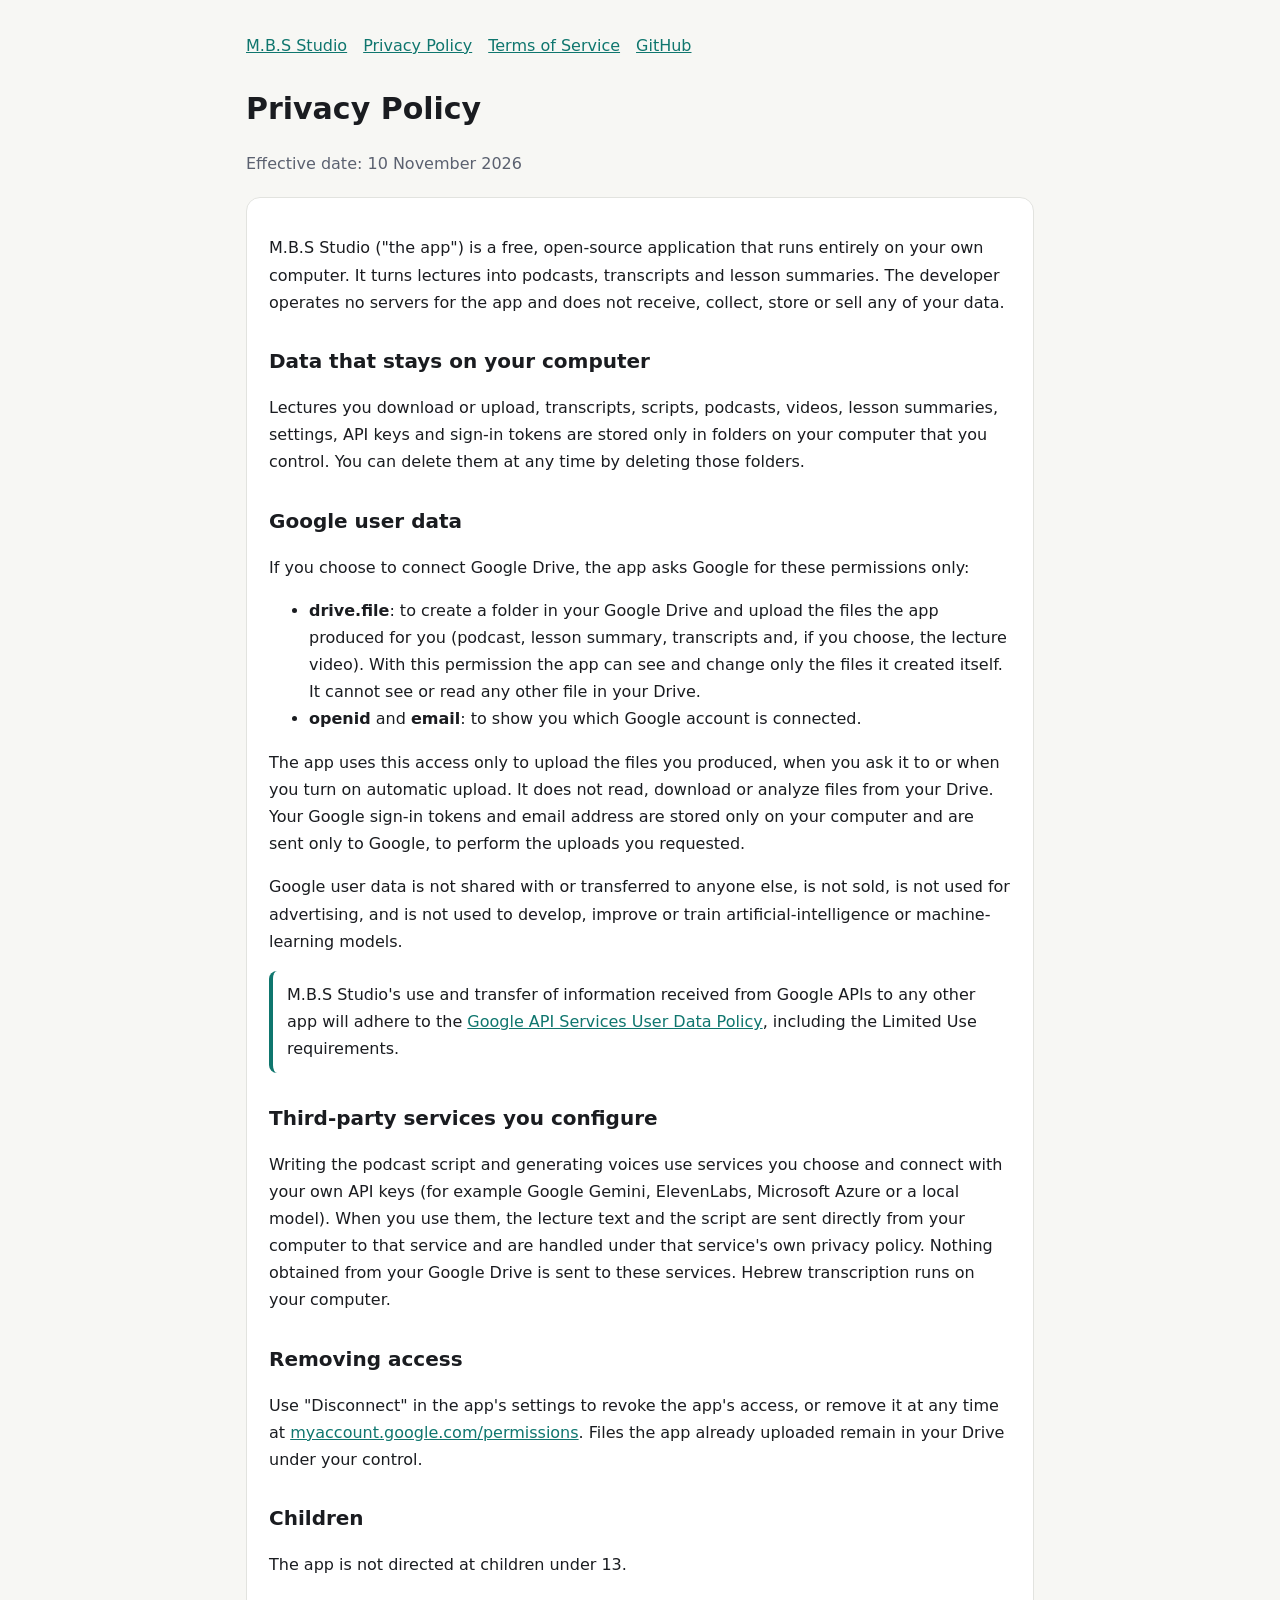
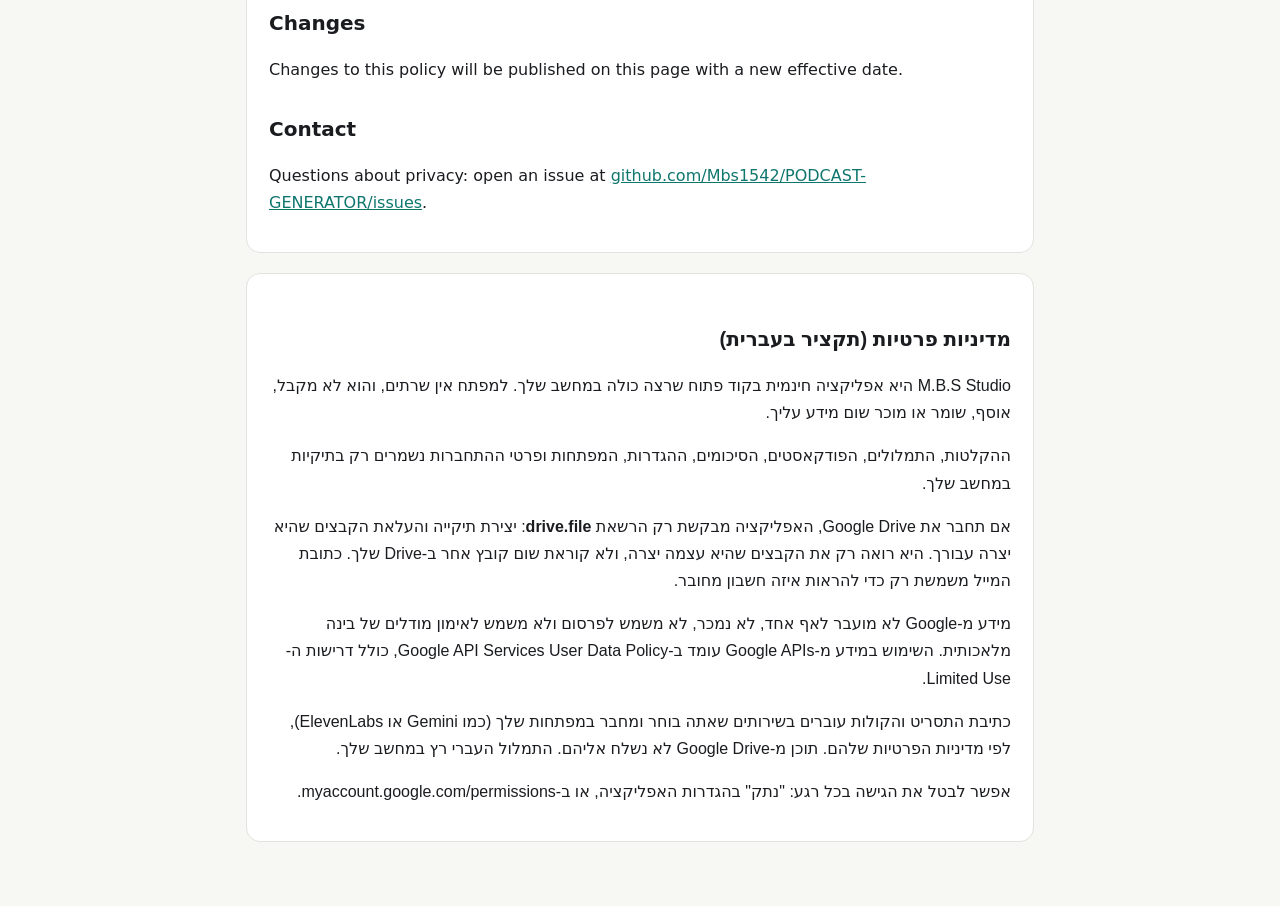
<file: docs/privacy.html>
<!doctype html>
<html lang="en">
<head>
<meta charset="utf-8">
<meta name="viewport" content="width=device-width,initial-scale=1">
<title>M.B.S Studio Privacy Policy</title>
<meta name="description" content="How M.B.S Studio handles your data, including data from Google APIs.">
<style>
:root{--bg:#f7f7f4;--card:#fff;--text:#1a1c20;--muted:#5b6170;--border:#e2e3df;--accent:#0f766e}
@media (prefers-color-scheme:dark){:root{--bg:#121316;--card:#1b1d22;--text:#eceef2;--muted:#a3a9b6;--border:#2c3039;--accent:#2dbeb2}}
*{box-sizing:border-box}body{margin:0;background:var(--bg);color:var(--text);font:16px/1.7 system-ui,-apple-system,"Segoe UI",Arial,sans-serif}
main{max-width:820px;margin:0 auto;padding:32px 16px 64px}nav{display:flex;gap:16px;flex-wrap:wrap;margin-bottom:24px}
a{color:var(--accent)}h1{font-size:30px;margin:0 0 4px}h2{font-size:20px;margin:28px 0 8px}.muted{color:var(--muted)}
section.card{background:var(--card);border:1px solid var(--border);border-radius:14px;padding:20px 22px;margin-top:20px}
.he{direction:rtl;text-align:right;font-family:"Heebo","Arial Hebrew",Arial,system-ui,sans-serif}
.callout{border-inline-start:4px solid var(--accent);padding:10px 14px;background:var(--card);border-radius:8px}
</style>
</head>
<body><main>
<nav><a href="./">M.B.S Studio</a><a href="privacy.html">Privacy Policy</a><a href="terms.html">Terms of Service</a>
  <a href="https://github.com/Mbs1542/PODCAST-GENERATOR">GitHub</a></nav>

<h1>Privacy Policy</h1>
<p class="muted">Effective date: 10 November 2026</p>

<section class="card">
<p>M.B.S Studio ("the app") is a free, open-source application that runs entirely on your own computer. It turns
lectures into podcasts, transcripts and lesson summaries. The developer operates no servers for the app and does not
receive, collect, store or sell any of your data.</p>

<h2>Data that stays on your computer</h2>
<p>Lectures you download or upload, transcripts, scripts, podcasts, videos, lesson summaries, settings, API keys and
sign-in tokens are stored only in folders on your computer that you control. You can delete them at any time by deleting
those folders.</p>

<h2>Google user data</h2>
<p>If you choose to connect Google Drive, the app asks Google for these permissions only:</p>
<ul>
  <li><b>drive.file</b>: to create a folder in your Google Drive and upload the files the app produced for you
    (podcast, lesson summary, transcripts and, if you choose, the lecture video). With this permission the app can see
    and change only the files it created itself. It cannot see or read any other file in your Drive.</li>
  <li><b>openid</b> and <b>email</b>: to show you which Google account is connected.</li>
</ul>
<p>The app uses this access only to upload the files you produced, when you ask it to or when you turn on automatic
upload. It does not read, download or analyze files from your Drive. Your Google sign-in tokens and email address are
stored only on your computer and are sent only to Google, to perform the uploads you requested.</p>
<p>Google user data is not shared with or transferred to anyone else, is not sold, is not used for advertising, and is
not used to develop, improve or train artificial-intelligence or machine-learning models.</p>
<p class="callout">M.B.S Studio's use and transfer of information received from Google APIs to any other app will adhere
to the <a href="https://developers.google.com/terms/api-services-user-data-policy">Google API Services User Data Policy</a>,
including the Limited Use requirements.</p>

<h2>Third-party services you configure</h2>
<p>Writing the podcast script and generating voices use services you choose and connect with your own API keys
(for example Google Gemini, ElevenLabs, Microsoft Azure or a local model). When you use them, the lecture text and the
script are sent directly from your computer to that service and are handled under that service's own privacy policy.
Nothing obtained from your Google Drive is sent to these services. Hebrew transcription runs on your computer.</p>

<h2>Removing access</h2>
<p>Use "Disconnect" in the app's settings to revoke the app's access, or remove it at any time at
<a href="https://myaccount.google.com/permissions">myaccount.google.com/permissions</a>. Files the app already uploaded
remain in your Drive under your control.</p>

<h2>Children</h2>
<p>The app is not directed at children under 13.</p>

<h2>Changes</h2>
<p>Changes to this policy will be published on this page with a new effective date.</p>

<h2>Contact</h2>
<p>Questions about privacy: open an issue at
<a href="https://github.com/Mbs1542/PODCAST-GENERATOR/issues">github.com/Mbs1542/PODCAST-GENERATOR/issues</a>.</p>
</section>

<section class="card he" lang="he" dir="rtl">
<h2>מדיניות פרטיות (תקציר בעברית)</h2>
<p>M.B.S Studio היא אפליקציה חינמית בקוד פתוח שרצה כולה במחשב שלך. למפתח אין שרתים, והוא לא מקבל, אוסף, שומר או מוכר שום מידע עליך.</p>
<p>ההקלטות, התמלולים, הפודקאסטים, הסיכומים, ההגדרות, המפתחות ופרטי ההתחברות נשמרים רק בתיקיות במחשב שלך.</p>
<p>אם תחבר את Google Drive, האפליקציה מבקשת רק הרשאת <b>drive.file</b>: יצירת תיקייה והעלאת הקבצים שהיא יצרה עבורך. היא רואה רק את הקבצים שהיא עצמה יצרה,
ולא קוראת שום קובץ אחר ב-Drive שלך. כתובת המייל משמשת רק כדי להראות איזה חשבון מחובר.</p>
<p>מידע מ-Google לא מועבר לאף אחד, לא נמכר, לא משמש לפרסום ולא משמש לאימון מודלים של בינה מלאכותית. השימוש במידע מ-Google APIs עומד ב-Google API Services User Data Policy, כולל דרישות ה-Limited Use.</p>
<p>כתיבת התסריט והקולות עוברים בשירותים שאתה בוחר ומחבר במפתחות שלך (כמו Gemini או ElevenLabs), לפי מדיניות הפרטיות שלהם. תוכן מ-Google Drive לא נשלח אליהם. התמלול העברי רץ במחשב שלך.</p>
<p>אפשר לבטל את הגישה בכל רגע: "נתק" בהגדרות האפליקציה, או ב-myaccount.google.com/permissions.</p>
</section>
</main></body>
</html>
</file>
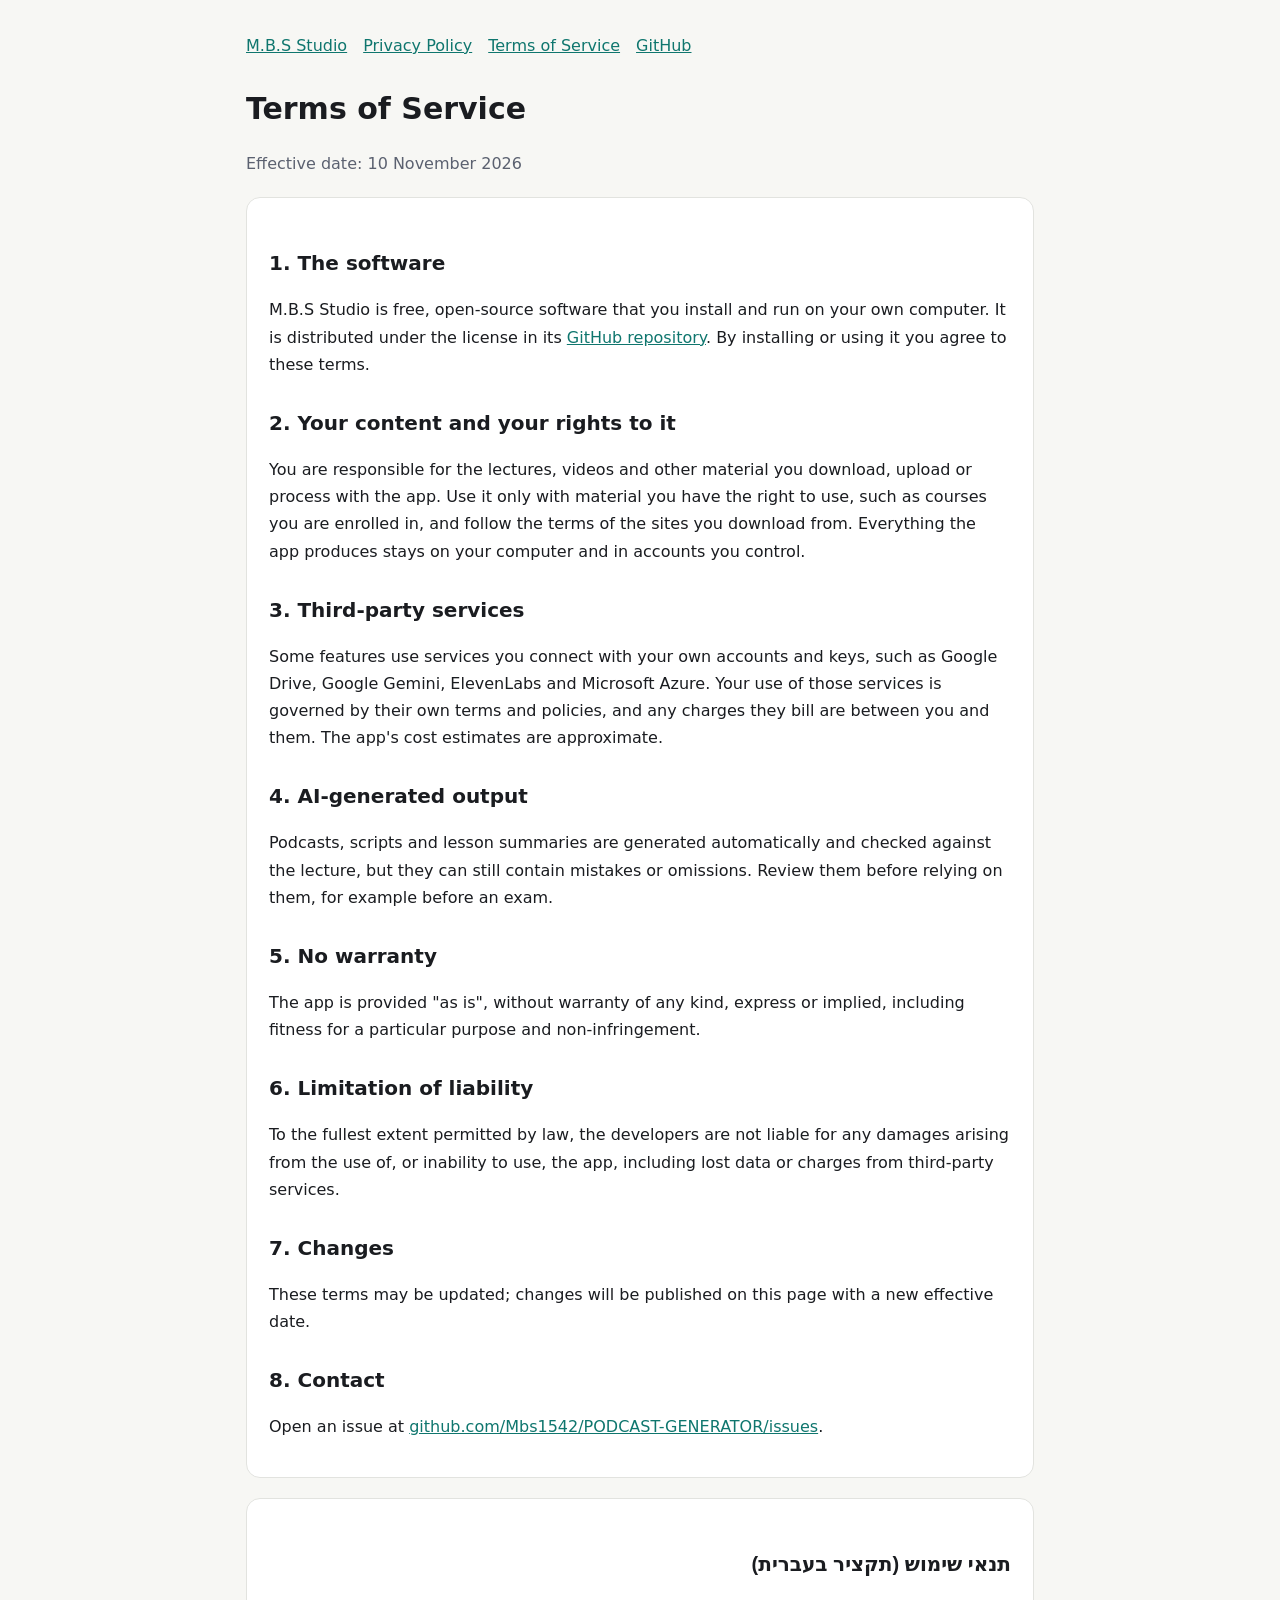
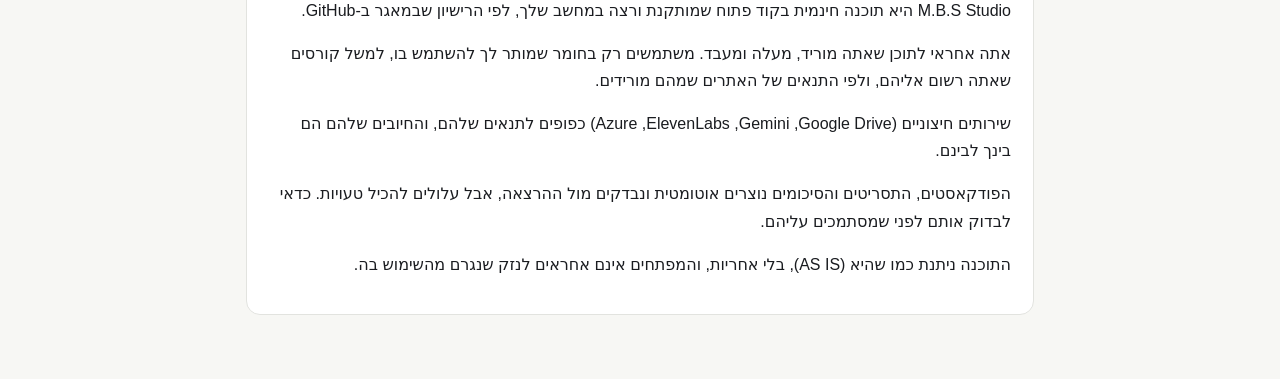
<file: docs/terms.html>
<!doctype html>
<html lang="en">
<head>
<meta charset="utf-8">
<meta name="viewport" content="width=device-width,initial-scale=1">
<title>M.B.S Studio Terms of Service</title>
<meta name="description" content="Terms for using M.B.S Studio.">
<style>
:root{--bg:#f7f7f4;--card:#fff;--text:#1a1c20;--muted:#5b6170;--border:#e2e3df;--accent:#0f766e}
@media (prefers-color-scheme:dark){:root{--bg:#121316;--card:#1b1d22;--text:#eceef2;--muted:#a3a9b6;--border:#2c3039;--accent:#2dbeb2}}
*{box-sizing:border-box}body{margin:0;background:var(--bg);color:var(--text);font:16px/1.7 system-ui,-apple-system,"Segoe UI",Arial,sans-serif}
main{max-width:820px;margin:0 auto;padding:32px 16px 64px}nav{display:flex;gap:16px;flex-wrap:wrap;margin-bottom:24px}
a{color:var(--accent)}h1{font-size:30px;margin:0 0 4px}h2{font-size:20px;margin:28px 0 8px}.muted{color:var(--muted)}
section.card{background:var(--card);border:1px solid var(--border);border-radius:14px;padding:20px 22px;margin-top:20px}
.he{direction:rtl;text-align:right;font-family:"Heebo","Arial Hebrew",Arial,system-ui,sans-serif}
</style>
</head>
<body><main>
<nav><a href="./">M.B.S Studio</a><a href="privacy.html">Privacy Policy</a><a href="terms.html">Terms of Service</a>
  <a href="https://github.com/Mbs1542/PODCAST-GENERATOR">GitHub</a></nav>

<h1>Terms of Service</h1>
<p class="muted">Effective date: 10 November 2026</p>

<section class="card">
<h2>1. The software</h2>
<p>M.B.S Studio is free, open-source software that you install and run on your own computer. It is distributed under the
license in its <a href="https://github.com/Mbs1542/PODCAST-GENERATOR">GitHub repository</a>. By installing or using it you
agree to these terms.</p>

<h2>2. Your content and your rights to it</h2>
<p>You are responsible for the lectures, videos and other material you download, upload or process with the app.
Use it only with material you have the right to use, such as courses you are enrolled in, and follow the terms of the
sites you download from. Everything the app produces stays on your computer and in accounts you control.</p>

<h2>3. Third-party services</h2>
<p>Some features use services you connect with your own accounts and keys, such as Google Drive, Google Gemini,
ElevenLabs and Microsoft Azure. Your use of those services is governed by their own terms and policies, and any charges
they bill are between you and them. The app's cost estimates are approximate.</p>

<h2>4. AI-generated output</h2>
<p>Podcasts, scripts and lesson summaries are generated automatically and checked against the lecture, but they can
still contain mistakes or omissions. Review them before relying on them, for example before an exam.</p>

<h2>5. No warranty</h2>
<p>The app is provided "as is", without warranty of any kind, express or implied, including fitness for a particular
purpose and non-infringement.</p>

<h2>6. Limitation of liability</h2>
<p>To the fullest extent permitted by law, the developers are not liable for any damages arising from the use of, or
inability to use, the app, including lost data or charges from third-party services.</p>

<h2>7. Changes</h2>
<p>These terms may be updated; changes will be published on this page with a new effective date.</p>

<h2>8. Contact</h2>
<p>Open an issue at <a href="https://github.com/Mbs1542/PODCAST-GENERATOR/issues">github.com/Mbs1542/PODCAST-GENERATOR/issues</a>.</p>
</section>

<section class="card he" lang="he" dir="rtl">
<h2>תנאי שימוש (תקציר בעברית)</h2>
<p>M.B.S Studio היא תוכנה חינמית בקוד פתוח שמותקנת ורצה במחשב שלך, לפי הרישיון שבמאגר ב-GitHub.</p>
<p>אתה אחראי לתוכן שאתה מוריד, מעלה ומעבד. משתמשים רק בחומר שמותר לך להשתמש בו, למשל קורסים שאתה רשום אליהם, ולפי התנאים של האתרים שמהם מורידים.</p>
<p>שירותים חיצוניים (Google Drive, ‏Gemini, ‏ElevenLabs, ‏Azure) כפופים לתנאים שלהם, והחיובים שלהם הם בינך לבינם.</p>
<p>הפודקאסטים, התסריטים והסיכומים נוצרים אוטומטית ונבדקים מול ההרצאה, אבל עלולים להכיל טעויות. כדאי לבדוק אותם לפני שמסתמכים עליהם.</p>
<p>התוכנה ניתנת כמו שהיא (AS IS), בלי אחריות, והמפתחים אינם אחראים לנזק שנגרם מהשימוש בה.</p>
</section>
</main></body>
</html>
</file>
